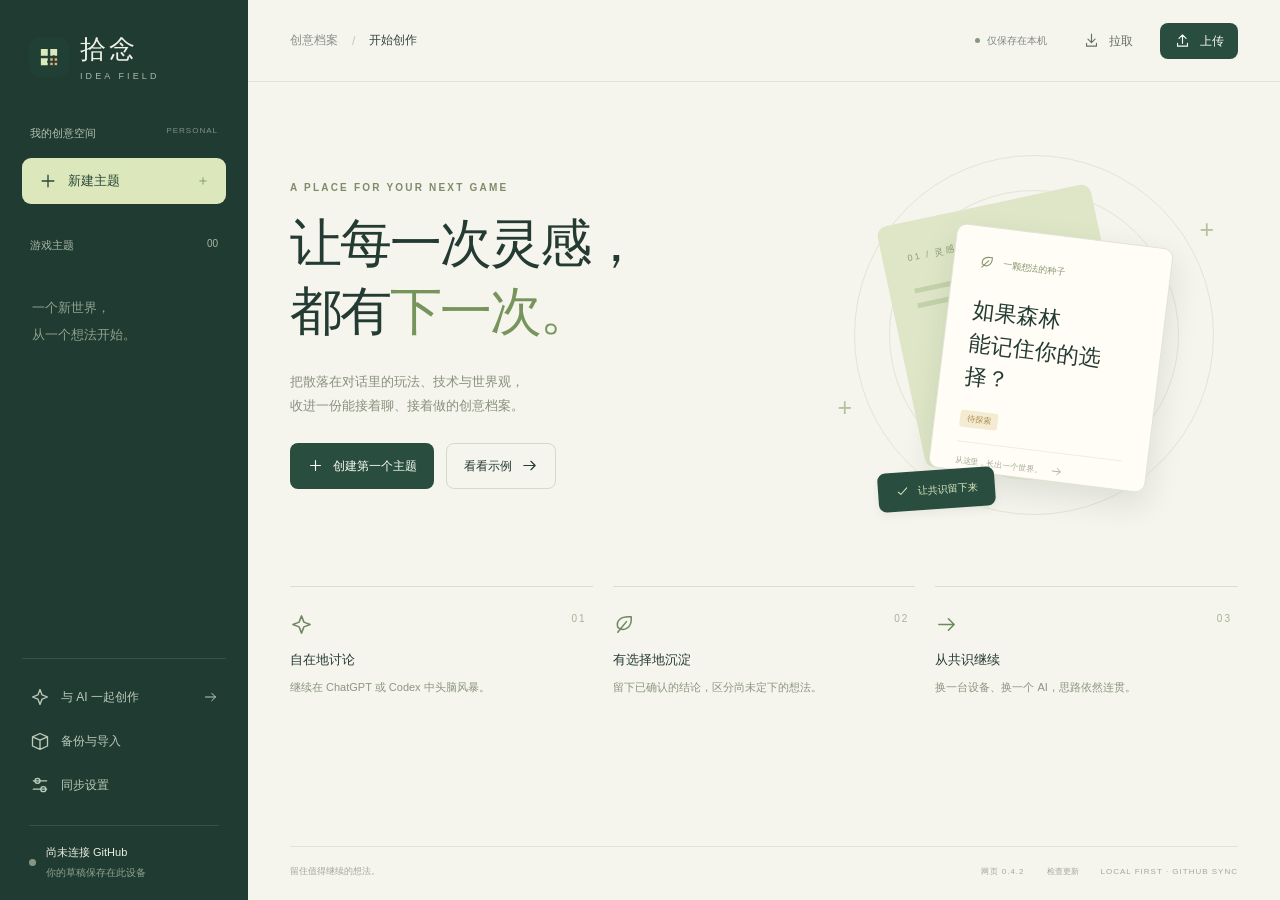
<file: web/index.html>
<!doctype html>
<html lang="zh-CN">
<head>
  <meta charset="UTF-8">
  <meta name="viewport" content="width=device-width, initial-scale=1, viewport-fit=cover">
  <meta name="theme-color" content="#203f35">
  <meta name="description" content="拾念 — 把游戏灵感，变成可以继续的创作。个人游戏创意档案，使用 GitHub 同步。">
  <meta http-equiv="Content-Security-Policy" content="default-src 'self'; script-src 'self'; style-src 'self'; img-src 'self' data: blob:; connect-src 'self' https://api.github.com; object-src 'none'; base-uri 'self'; form-action 'self'; frame-src 'none'">
  <title>拾念 · 游戏创意档案</title>
  <link rel="icon" href="./icons/icon.svg" type="image/svg+xml">
  <link rel="apple-touch-icon" href="./icons/apple-touch-icon.png">
  <link rel="manifest" href="./manifest.webmanifest">
  <link rel="stylesheet" href="./styles.css">
  <script type="module" src="./src/app.js"></script>
</head>
<body>
  <div id="app"><p class="boot">拾念 · 正在打开你的创意档案…</p></div>
  <dialog id="dialog"></dialog>
  <div id="toast" role="status" aria-live="polite"></div>
  <noscript>拾念需要启用 JavaScript。你的资料只会在授权后同步至指定的 GitHub 仓库。</noscript>
</body>
</html>
</file>
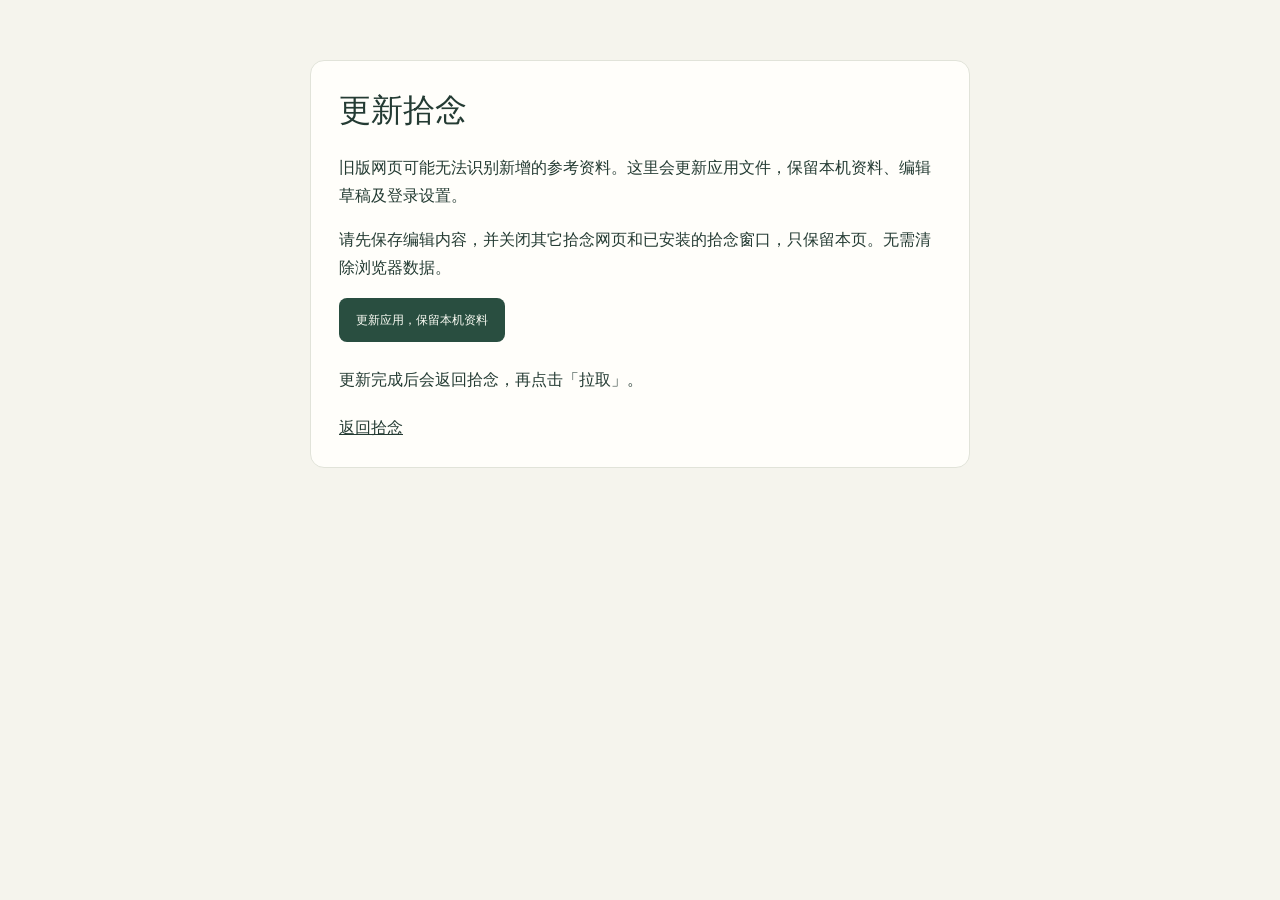
<file: web/update.html>
<!doctype html>
<html lang="zh-CN">
<head>
  <meta charset="UTF-8">
  <meta name="viewport" content="width=device-width, initial-scale=1">
  <meta name="theme-color" content="#203f35">
  <meta http-equiv="Content-Security-Policy" content="default-src 'self'; script-src 'self'; style-src 'self'; img-src 'self'; connect-src 'self'; object-src 'none'; base-uri 'self'; form-action 'self'; frame-src 'none'">
  <title>更新拾念 · 保留本机资料</title>
  <link rel="stylesheet" href="./styles.css">
  <script type="module" src="./src/update.js?recovery=0.4.2"></script>
</head>
<body>
  <main class="update-page">
    <h1>更新拾念</h1>
    <p>旧版网页可能无法识别新增的参考资料。这里会更新应用文件，保留本机资料、编辑草稿及登录设置。</p>
    <p>请先保存编辑内容，并关闭其它拾念网页和已安装的拾念窗口，只保留本页。无需清除浏览器数据。</p>
    <button id="update-app" class="button primary">更新应用，保留本机资料</button>
    <p id="update-status" class="update-status" role="status" aria-live="polite">更新完成后会返回拾念，再点击「拉取」。</p>
    <a href="./">返回拾念</a>
  </main>
</body>
</html>
</file>
<file: web/styles.css>
@import url('./fonts.css');

:root{--bg:#f5f4ed;--paper:#fffefa;--ink:#243b33;--muted:#7f877e;--line:#e1e3d9;--green:#294e40;--lime:#dae6b6;--amber:#b77d35;--radius:14px;font-family:Inter,-apple-system,BlinkMacSystemFont,"Segoe UI","PingFang SC","Microsoft YaHei",sans-serif;color:var(--ink);background:var(--bg);font-synthesis:none}
*{box-sizing:border-box}body{margin:0}button,input,textarea,select{font:inherit}button,a,input,textarea,select{-webkit-tap-highlight-color:transparent}button{cursor:pointer}button:disabled{cursor:wait;opacity:.55}button{color:inherit}button:focus-visible,a:focus-visible{outline:3px solid #b3ca8d;outline-offset:4px}input:focus,textarea:focus,select:focus{outline:2px solid #749772;outline-offset:1px}a{color:inherit}button svg{flex-shrink:0}.icon{width:20px;height:20px;vertical-align:middle;flex-shrink:0}button{border:0;background:none}p{line-height:1.75}h1,h2,h3,p{margin-top:0}button,a,input,textarea,select{touch-action:manipulation}::selection{background:#dbe6bf}.boot{padding:64px}.shell{display:grid;grid-template-columns:248px minmax(0,1fr);min-height:100dvh}.sidebar{position:sticky;top:0;height:100dvh;display:flex;flex-direction:column;background:#203b32;color:#edf0e6;padding:32px 22px 20px;z-index:20}.brand{display:flex;align-items:center;gap:11px;text-decoration:none;padding:0 7px;margin-bottom:45px;font-size:26px;font-weight:650;letter-spacing:3px}.brand img{width:40px;height:40px}.brand span{display:block;color:#aabaaa;letter-spacing:3.1px;font-size:9px;margin-top:4px;font-weight:400}.workspace-label{font-size:11px;color:#b2c0b2;margin:0 8px 17px;display:flex;justify-content:space-between;gap:8px}.workspace-label span{font-size:8px;letter-spacing:1px;opacity:.65}.new-topic{display:flex;align-items:center;gap:10px;padding:13px 16px;background:#dce8bc;color:#294638;border-radius:9px;font-size:13px;font-weight:600}.new-topic:hover{background:#ecf4d8}.new-topic kbd{margin-left:auto;font-size:14px;color:#839472}.nav-heading{display:flex;justify-content:space-between;color:#a6b6a6;font-size:11px;margin:34px 8px 13px}.nav-heading span{font-size:10px}.topic-nav{overflow:auto;flex:1;min-height:70px}.topic-link{width:100%;text-align:left;display:flex;align-items:center;gap:10px;padding:13px 10px;margin:3px 0;border-radius:9px;color:#beccbd;font-size:13px}.topic-link:hover{background:#2b473d}.topic-link.active{background:#385448;color:#fff}.topic-monogram{border:1px solid #64745f;color:#ccdabb;background:#425b46;width:31px;height:34px;display:grid;place-items:center;border-radius:7px;font-family:serif;font-size:15px;flex-shrink:0}.topic-nav-text{overflow:hidden;white-space:nowrap;text-overflow:ellipsis}.topic-nav-text small{display:block;font-size:10px;color:#a4b49e;margin-top:6px}.nav-dot{background:#dce8bc;width:5px;height:5px;border-radius:50%;margin-left:auto;flex-shrink:0}.nav-empty{color:#8fa28e;font-size:13px;margin:28px 10px;line-height:2.1}.sidebar-bottom{margin-top:24px;padding-top:16px;border-top:1px solid #3a5144}.sidebar-bottom>button{display:flex;align-items:center;width:100%;gap:11px;color:#bdcbbb;font-size:12px;padding:12px 8px;text-align:left;border-radius:7px}.sidebar-bottom>button:hover{background:#2a473a;color:#fff}.sidebar-bottom>button>.icon:last-child:not(:first-child){width:15px;margin-left:auto}.connection{display:flex;align-items:center;gap:10px;margin:18px 7px 0;padding-top:19px;border-top:1px solid #3a5144;font-size:11px;min-width:0}.connection>div{overflow:hidden;text-overflow:ellipsis;white-space:nowrap}.connection small{display:block;color:#8fa38d;font-size:10px;margin-top:6px}.connection-dot{height:7px;width:7px;flex-shrink:0;border-radius:50%;background:#879683}.connection-dot.connected{background:#ccdf9b}.main{min-width:0;display:flex;flex-direction:column}.topbar{height:82px;border-bottom:1px solid var(--line);padding:0 42px;display:flex;align-items:center;justify-content:space-between;gap:20px}.breadcrumb{display:flex;align-items:center;gap:14px;font-size:12px;min-width:0;color:#8a9087}.breadcrumb strong{font-weight:500;color:#33483b;overflow:hidden;text-overflow:ellipsis;white-space:nowrap}.slash{color:#c4c7ba}.top-actions{display:flex;align-items:center;gap:10px;flex-shrink:0}.sync-state{display:flex;align-items:center;gap:7px;font-size:10px;color:var(--muted);margin-right:9px;white-space:nowrap}.status-dot{width:5px;height:5px;background:#889780;border-radius:100%}.status-dot.dirty{background:#c39047}.button{display:inline-flex;justify-content:center;align-items:center;gap:9px;border-radius:8px;padding:12px 17px;font-size:12px;line-height:20px;white-space:nowrap;text-decoration:none;font-weight:500;transition:background .15s,transform .15s;min-height:42px}.button:hover{transform:translateY(-1px)}.button.primary{background:var(--green);color:#fbfcf4}.button.primary:hover{background:#3e614c}.button.outline{border:1px solid #d4d9c9;background:transparent}.button.outline:hover{background:#e9edde}.button.subtle{background:transparent;color:#667260}.button.subtle:hover{background:#e8eddf}.button.small{padding:8px 14px;min-height:36px}.button .icon{width:17px;height:17px}.icon-button{padding:8px;border-radius:7px;color:#86917e;display:inline-grid;place-items:center}.icon-button:hover{background:#e8eddf;color:#344d3c}.text-button{font-size:12px;display:inline-flex;align-items:center;gap:7px;padding:8px 0;text-decoration:none;color:#62785b}.text-button .icon{width:15px;height:15px}.danger{color:#a37362}.danger:hover{color:#a44332}.content{padding:44px 42px 38px;flex:1;width:100%;max-width:1520px;margin:0 auto}.eyebrow{font-size:10px;letter-spacing:2.2px;color:#7e8c6a;margin-bottom:16px;font-weight:600}.topic-heading{display:flex;justify-content:space-between;align-items:center;gap:30px;margin-bottom:30px}.title-row{display:flex;align-items:center;gap:13px}.title-row h1{font-weight:600;font-size:33px;line-height:1.35;letter-spacing:-.8px;margin-bottom:10px;overflow-wrap:anywhere}.title-row .icon-button{margin-top:-6px}.topic-description{font-size:13px;color:#7c8676;max-width:640px;margin-bottom:14px;white-space:pre-wrap}.tags{display:flex;align-items:center;gap:8px;flex-wrap:wrap}.tags>span:not(.topic-date){font-size:10px;padding:5px 9px;border-radius:5px;background:#e9ecdf;color:#6d7f5e}.topic-date{font-size:10px;color:#989f8e;margin-left:4px}.context-button{align-self:flex-end;margin-bottom:4px;flex-shrink:0}.context-button>.icon:last-child{width:15px;margin-left:7px}.stats{display:grid;grid-template-columns:1fr 1fr 1fr 1.05fr;background:#ecefe3;border:1px solid #e0e5d3;border-radius:12px;margin-bottom:34px;padding:23px 0}.stats>div{padding:0 25px;border-right:1px solid #dce2d0}.stats>div:last-child{border:0}.stats>div>span{font-size:11px;color:#7b8870;display:flex;align-items:center;gap:7px;margin-bottom:11px}.stats strong{font-size:30px;font-weight:450;line-height:1;display:flex;align-items:baseline;gap:11px;letter-spacing:-1px}.stats small{font-weight:400;font-size:9px;color:#8a967e;letter-spacing:0;white-space:nowrap}.stat-dot{display:inline-block;width:5px;height:5px;border-radius:100%}.green{background:#70935f}.amber{background:#c59851}.stats .stat-quote{font-family:"Songti SC","Noto Serif CJK SC",serif;font-size:16px;line-height:1.7;position:relative;color:#6b805b;padding-right:52px;display:flex;align-items:center}.stat-quote .icon{position:absolute;right:22px;bottom:4px;width:30px;height:30px;opacity:.5}.tabs-row{display:flex;justify-content:space-between;border-bottom:1px solid var(--line);align-items:center;gap:18px}.tabs{display:flex;gap:26px}.tab{display:flex;align-items:center;gap:8px;padding:0 0 16px;color:#8a9382;font-size:12px;position:relative}.tab .icon{width:16px;height:16px}.tab.active{color:#2e4a39}.tab.active:after{content:"";height:2px;position:absolute;background:#294e40;bottom:-1px;left:0;right:0;border-radius:2px}.tabs-row>.text-button{margin-bottom:12px;font-size:10px;color:#a0a392}.module-toolbar{display:flex;align-items:center;justify-content:space-between;margin:24px 0 21px;gap:14px}.filter-row{display:flex;gap:5px;flex-shrink:0}.filter{font-size:11px;color:#8a9382;border-radius:6px;padding:8px 11px;white-space:nowrap}.filter.active{background:#e1e7d5;color:#466038}.filter:hover{background:#e8ecdf}.module-tools{display:flex;gap:12px;align-items:center}.search{display:flex;align-items:center;gap:7px;background:#eeefe7;padding:9px 11px;border-radius:7px;border:1px solid #e3e6da}.search .icon{width:15px;height:15px;color:#96a08d}.search input{border:0;background:none;font-size:11px;min-width:0;width:130px;color:var(--ink);outline:0}.search:focus-within{outline:2px solid #92ab76}.search input::placeholder{color:#9aa390}.module-tools>.button{padding:8px 13px;min-height:36px;font-size:11px}.module-grid{display:grid;grid-template-columns:repeat(3,minmax(0,1fr));gap:18px}.module-card{background:var(--paper);border:1px solid #e3e6db;border-radius:12px;padding:21px 21px 14px;min-height:264px;display:flex;flex-direction:column;transition:box-shadow .2s,transform .2s}.module-card:hover{transform:translateY(-2px);box-shadow:0 7px 22px #33482b09;border-color:#c6d2ba}.card-meta{display:flex;align-items:center;justify-content:space-between;gap:8px;margin-bottom:20px}.module-kind{display:flex;align-items:center;gap:7px;font-size:10px;color:#8d9980}.module-kind .icon{height:14px;width:14px}.badge{display:inline-flex;align-items:center;gap:5px;font-size:9px;border-radius:5px;padding:5px 7px;white-space:nowrap}.badge>span{width:4px;height:4px;border-radius:50%;background:currentColor}.badge.confirmed{background:#edf2e5;color:#75905e}.badge.exploring{background:#f8efd8;color:#b18c43}.badge.rejected{background:#eee9e5;color:#9c8a7e}.card-title{text-align:left;padding:0;display:block;width:100%}.card-title h2{font-weight:550;font-size:16px;margin:0 0 12px;line-height:1.5;overflow-wrap:anywhere}.card-title:hover{color:#738849}.card-excerpt{color:#8b9382;font-size:11px;line-height:1.9;margin-bottom:16px;display:-webkit-box;-webkit-line-clamp:3;-webkit-box-orient:vertical;overflow:hidden;white-space:pre-line;overflow-wrap:anywhere}.card-reason{font-size:10px;color:#8c947f;background:#f3f5eb;padding:9px 10px;border-radius:6px;margin-bottom:12px;line-height:1.8;overflow-wrap:anywhere}.card-reason>span{color:#8e9e7c;display:block;font-size:9px;margin-bottom:1px}.card-bottom{display:flex;align-items:center;justify-content:space-between;margin-top:auto;padding-top:10px;border-top:1px solid #eff0e9;color:#a6ad9a;font-size:9px}.card-bottom .icon-button{padding:5px}.card-bottom .icon{height:14px;width:14px}.add-card{border:1px dashed #cad4bc;border-radius:12px;min-height:264px;display:flex;flex-direction:column;align-items:center;justify-content:center;gap:12px;padding:24px;color:#8b9c78;background:transparent}.add-card:hover{background:#eef1e5;border-color:#80966a}.add-card>span{border-radius:12px;background:#e8edde;display:grid;place-items:center;width:44px;height:44px;margin-bottom:3px}.add-card strong{font-weight:400;font-size:12px}.add-card small{font-size:9px;color:#a2ad94}.empty-filter{padding:55px 15px;text-align:center;color:#98a18c;font-size:13px}.footer{border-top:1px solid var(--line);display:flex;align-items:center;justify-content:space-between;margin:0 42px;padding:18px 0 22px;gap:10px;font-size:9px;color:#a2aa96}.footer>span:last-child{letter-spacing:1px;font-size:8px}.welcome{position:relative;min-height:425px;padding:34px 0 40px;display:flex;flex-direction:column;justify-content:center}.welcome h1{font-size:clamp(36px,4.1vw,60px);font-weight:550;letter-spacing:-2px;line-height:1.3;margin-bottom:24px;position:relative;z-index:1}.welcome h1>span{color:#77945c}.welcome-copy{font-size:13px;color:#88907d;line-height:1.9;position:relative;z-index:1}.welcome-actions{display:flex;gap:12px;margin-top:11px;position:relative;z-index:1}.welcome-art{position:absolute;right:0;top:4px;width:43%;height:410px;pointer-events:none}.orbit{position:absolute;border:1px solid #e2e5d6;border-radius:50%;left:50%;top:50%;transform:translate(-50%,-50%)}.orbit-one{width:360px;height:360px}.orbit-two{width:290px;height:290px}.idea-slip{position:absolute;width:218px;height:246px;border-radius:10px}.idea-slip.back{background:#dee6c7;transform:rotate(-12deg);left:calc(50% - 135px);top:73px;padding:25px;color:#8b9c70}.idea-slip.back>span{font-size:9px;letter-spacing:2px}.sketch-line{height:5px;background:#c4d2ab;margin-top:24px;width:125px}.sketch-line.short{width:80px;margin-top:10px}.idea-slip.front{left:calc(50% - 92px);top:105px;background:#fffdf5;transform:rotate(7deg);box-shadow:2px 12px 30px #3b4e2520;border:1px solid #e0e4d6;padding:25px}.slip-top{font-size:9px;color:#899672;display:flex;gap:8px;align-items:center;margin-bottom:22px}.slip-top .icon{width:16px}.idea-slip h3{font-family:"Songti SC",serif;font-size:22px;font-weight:500;line-height:1.5;margin-bottom:15px}.slip-pill{font-size:8px;background:#f4ebd3;color:#ac8c4c;padding:4px 7px;border-radius:3px}.slip-bottom{font-size:8px;color:#a3aa95;border-top:1px solid #edefe4;margin-top:16px;padding-top:12px;display:flex;align-items:center;gap:8px}.slip-bottom .icon{width:12px;height:12px}.floating-note{position:absolute;bottom:31px;left:calc(50% - 156px);padding:12px 17px;background:#294e40;color:#dce8bc;box-shadow:0 4px 9px #294e4010;border-radius:8px;font-size:10px;transform:rotate(-4deg);display:flex;align-items:center;gap:8px}.floating-note .icon{width:15px;height:15px}.art-cross{position:absolute;color:#b5c29f;font-size:25px;font-weight:200}.cross-one{right:24px;top:85px}.cross-two{left:7px;bottom:118px}.start-grid{display:grid;grid-template-columns:repeat(3,minmax(0,1fr));gap:20px;margin:35px 0 16px}.start-grid article{border-top:1px solid #d8dfca;padding:26px 0 0;position:relative}.start-grid .step{position:absolute;right:6px;top:26px;font-size:10px;color:#a6b395}.start-grid article>.icon{color:#6d8960;width:23px;height:23px;margin-bottom:15px}.start-grid h3{font-size:13px;font-weight:500;margin-bottom:9px}.start-grid p{font-size:11px;color:#8c9680;max-width:230px}.step{font-size:10px;letter-spacing:2px;color:#889c70}.overview-layout{display:grid;grid-template-columns:minmax(0,1fr) 250px;gap:24px;margin-top:25px}.paper{padding:32px;background:#fffefa;border:1px solid var(--line);border-radius:10px}.paper-label{font-size:9px;letter-spacing:2px;color:#9eaa8f;margin-bottom:20px}.paper h2{font-size:23px;font-weight:550}.paper>p{font-size:13px;color:#8a9481;white-space:pre-wrap}.paper h3{font-size:12px;margin-top:28px;margin-bottom:8px;color:#71845d}.overview-item{display:flex;align-items:center;gap:12px;width:100%;text-align:left;padding:14px 0;border-bottom:1px solid #eef0e5;font-size:13px}.overview-item>.icon{color:#8b9f70;width:16px;height:16px}.overview-item>.icon:last-child{margin-left:auto}.overview-item small{display:block;margin-top:5px;font-size:9px;color:#99a28d}.context-note{padding:28px 24px;background:#e9eddf;border-radius:10px;align-self:start}.context-note>.icon{color:#799461;width:30px;height:30px;margin-bottom:22px}.context-note h3{font-size:18px;line-height:1.7;font-weight:500}.context-note p{font-size:12px;color:#849476}.context-note .button{margin-top:12px;width:100%}.muted{font-size:12px;color:#97a08c;line-height:1.8}.activity-list{margin-top:25px;max-width:800px}.activity-item{display:flex;gap:15px;align-items:center;padding:20px 4px;border-bottom:1px solid #e6e9dc;font-size:13px}.activity-item>.icon{width:17px;color:#9ba98d}.activity-item small{display:block;font-size:10px;color:#9ba68d;margin-top:7px}.activity-list>a{margin-top:24px}.mobile-menu{display:none}.nav-scrim{display:none}.offline-bar,.persistent-error{padding:12px 42px;background:#f0e6ca;color:#90733d;font-size:12px;line-height:1.7}.persistent-error{background:#f3e3d8;color:#946145}.persistent-error button{text-decoration:underline}.fatal{max-width:650px;margin:15vh auto;padding:30px}.fatal h1{font-size:26px}.fatal p{color:#859075;font-size:13px}.fatal .button{margin-top:20px}
dialog{background:#fffefa;color:var(--ink);border:1px solid #dee3d3;border-radius:17px;padding:0;width:min(560px,calc(100vw - 32px));max-height:calc(100dvh - 60px);box-shadow:0 30px 100px #152c3030;overflow:auto}dialog.wide{width:min(800px,calc(100vw - 32px))}dialog::backdrop{background:#1b332b65;backdrop-filter:blur(4px)}.dialog-head{display:flex;justify-content:space-between;align-items:flex-start;padding:25px 28px 19px;border-bottom:1px solid #e8ebdf;gap:20px;background:#fffefa;position:sticky;top:0;z-index:3}.dialog-head h2{font-size:21px;font-weight:550;margin-bottom:7px;line-height:1.4;overflow-wrap:anywhere}.dialog-head p{font-size:11px;color:#8c977f;margin:0;line-height:1.7}.dialog-head .icon-button{margin:-2px -5px 0 0;flex-shrink:0}.dialog-body{padding:24px 28px 27px}.field{font-size:12px;display:flex;flex-direction:column;gap:9px;margin-bottom:20px;color:#536a46;position:relative}.field>.optional{position:absolute;right:0;top:0;font-size:10px;color:#a0aa94}.field input,.field textarea,.field select{width:100%;border:1px solid #dfe4d4;border-radius:7px;padding:12px;color:#30422f;background:#fbfcf6;font-size:13px;line-height:1.5;min-width:0}.field input::placeholder,.field textarea::placeholder{color:#a6ae9a}.field textarea{resize:vertical}.field-pair{display:grid;grid-template-columns:1fr 1fr;gap:16px}.dialog-actions{display:flex;align-items:center;justify-content:flex-end;gap:10px;border-top:1px solid #e7eadf;padding-top:19px;margin-top:22px;flex-wrap:wrap}.dialog-actions.spread{justify-content:space-between}.dialog-actions .button{font-size:12px}.check-field{display:flex;align-items:flex-start;gap:9px;font-size:12px;margin:16px 0;line-height:1.7;color:#617750}.check-field input{margin-top:4px;accent-color:#47673d;flex-shrink:0;width:15px;height:15px}.helper{font-size:11px;color:#9ba68d;line-height:1.8;margin:12px 0 20px}.notice{background:#eef2e5;border:1px solid #e0e7d3;padding:14px 16px;font-size:11px;line-height:1.9;color:#788d61;border-radius:8px;margin:0 0 22px;overflow-wrap:anywhere}.notice a{display:block;margin-top:6px}.notice .text-button{display:block;font-size:10px}.form-error{color:#a35740;font-size:12px;line-height:1.7;min-height:0}.form-error:not(:empty){padding:12px;border:1px solid #edcfbd;background:#fbf0e8;border-radius:6px;margin:12px 0}.draft-state{font-size:10px;color:#98a389}.body-editor{font-family:ui-monospace,SFMono-Regular,Consolas,"PingFang SC",monospace!important;line-height:1.85!important;font-size:12px!important}.context-output{width:100%;border:1px solid #dee5d1;border-radius:8px;background:#f6f8ef;padding:18px;color:#5f7250;font:12px/1.8 ui-monospace,SFMono-Regular,monospace;resize:vertical}.module-detail>.badge{margin-bottom:12px}.markdown{font-size:14px;line-height:1.85;overflow-wrap:anywhere;color:#53634a;margin:20px 0 24px}.markdown h2{font-size:21px;margin:24px 0 14px}.markdown h3{font-size:17px;margin:20px 0 12px}.markdown h4{font-size:15px;margin:15px 0 10px}.markdown p{margin:7px 0}.markdown code{background:#edf0e5;padding:2px 4px;border-radius:3px;font-size:12px}.markdown pre{white-space:pre-wrap;background:#edf0e5;padding:16px;border-radius:7px;overflow:auto}.markdown pre code{padding:0}.markdown blockquote{margin:10px 0;border-left:3px solid #b5c69c;padding-left:15px;color:#879975}.md-bullet{padding-left:18px;position:relative}.md-bullet:before{content:'•';position:absolute;left:2px;color:#9cad87}.md-space{height:8px}.reason-panel{background:#eff3e7;padding:16px 18px;border-radius:8px;font-size:12px;color:#80936b}.reason-panel strong{font-weight:500;font-size:10px}.reason-panel p{margin:7px 0 0;white-space:pre-wrap}.source-line{font-size:11px;color:#99a58c;white-space:pre-wrap;overflow-wrap:anywhere}.conflict{border:1px solid #dbe1ce;padding:18px;margin:0 0 20px;border-radius:9px;min-width:0}.conflict legend{font-size:13px;padding:0 8px}.conflict-options{display:grid;grid-template-columns:1fr 1fr;gap:15px}.conflict-options>label{display:block;background:#f2f5ea;border-radius:6px;padding:15px;min-width:0}.conflict-options strong{font-size:12px;font-weight:500;margin-left:5px}.conflict-options small{display:block;margin-top:10px;color:#96a284;font-size:10px}.conflict-options input{accent-color:#527b42}.conflict details{margin-top:10px;font-size:10px;color:#7d9067}.conflict pre{max-height:230px;overflow:auto;white-space:pre-wrap;overflow-wrap:anywhere;font-size:10px;line-height:1.8}.backup-actions>.button{margin-bottom:25px}.backup-actions .field{margin-bottom:10px}.guide article{margin-bottom:27px}.guide h3{font-size:17px;font-weight:500;margin:10px 0}.guide p{font-size:12px;color:#8a9780;margin-bottom:13px}.guide blockquote{font-size:12px;padding:13px 16px;background:#f0f3e7;border-left:2px solid #b1c393;margin:0;color:#768e61;line-height:1.8}#toast{position:fixed;bottom:26px;left:50%;transform:translate(-50%,18px);background:#284638;color:#f1f4e8;border-radius:9px;padding:13px 22px;box-shadow:0 8px 35px #17261925;font-size:12px;line-height:1.7;max-width:calc(100vw - 32px);width:max-content;z-index:100;opacity:0;pointer-events:none;transition:opacity .2s,transform .2s}#toast.show{opacity:1;transform:translate(-50%,0)}#toast.error{background:#915f47}
@media(min-width:1550px){.content{padding-top:55px}.module-card{min-height:300px}.card-title h2{font-size:18px}.card-excerpt{font-size:12px}.welcome{min-height:490px}.welcome-art{top:45px}.start-grid{margin-top:50px}.sidebar{padding-top:37px}}
@media(max-width:1250px){.shell{grid-template-columns:218px minmax(0,1fr)}.sidebar{padding-left:16px;padding-right:16px}.content{padding:35px 28px}.topbar{padding:0 28px}.footer{margin:0 28px}.module-grid{grid-template-columns:repeat(2,minmax(0,1fr))}.stats>div{padding:0 20px}.stats small{display:none}.stat-quote .icon{display:none}.stats .stat-quote{padding-right:15px;font-size:14px}.welcome h1{font-size:44px}.welcome-art{width:42%;right:-12px;transform:scale(.88);transform-origin:right center}.welcome-copy{max-width:52%}.module-toolbar{flex-wrap:wrap}.module-tools{margin-left:auto}.tabs{gap:22px}}
@media(max-width:1000px){.shell{grid-template-columns:190px minmax(0,1fr)}.sidebar{padding-left:12px;padding-right:12px}.brand{font-size:24px}.brand span{font-size:8px}.workspace-label span{display:none}.content{padding:30px 24px}.topbar{padding:0 24px;height:72px}.footer{margin:0 24px}.sync-state{display:none}.topic-heading{align-items:flex-start;gap:16px}.title-row h1{font-size:28px}.topic-description{font-size:12px}.context-button{font-size:10px;padding:8px 10px;gap:6px}.context-button>.icon:last-child{display:none}.tags .topic-date{width:100%;margin-top:5px;margin-left:0}.stats{grid-template-columns:repeat(3,1fr);padding:20px 0}.stats>.stat-quote{display:none}.stats>div:nth-child(3){border:0}.stats strong{font-size:27px}.module-tools{width:100%;justify-content:space-between}.search{flex:1}.search input{width:100%}.welcome-art{opacity:.6;right:-30px;transform:scale(.75);top:17px}.welcome h1{font-size:38px;max-width:75%}.welcome{min-height:390px}.welcome-copy{max-width:60%;font-size:12px}.welcome-actions .button{font-size:11px;padding:10px 12px}.start-grid{gap:15px}.overview-layout{grid-template-columns:1fr}.context-note{display:none}.sidebar-bottom>button{font-size:11px;padding:12px 6px;gap:8px}.sidebar-bottom>button>.icon:last-child:not(:first-child){display:none}}
@media(max-width:760px){.shell{display:block}.sidebar{position:fixed;width:260px;left:0;top:0;transform:translateX(-100%);transition:transform .2s;padding:28px 22px 20px}.nav-open .sidebar{transform:translateX(0)}.nav-open .nav-scrim{display:block;position:fixed;inset:0;z-index:19;background:#1b302b65;backdrop-filter:blur(2px)}.mobile-menu{display:inline-grid;margin-left:-8px}.topbar{height:65px;padding:0 20px;gap:10px}.breadcrumb{gap:10px;flex:1;min-width:0}.breadcrumb>span:not(.slash){display:none}.breadcrumb .slash{display:none}.breadcrumb strong{font-size:12px}.top-actions{gap:3px}.top-actions .button{font-size:10px;padding:8px 10px;gap:5px}.top-actions .icon{width:14px;height:14px}.content{padding:29px 20px 30px}.topic-heading{display:block;margin-bottom:24px}.title-row h1{font-size:31px;margin-bottom:12px}.eyebrow{font-size:8px;letter-spacing:1.8px;margin-bottom:12px}.topic-description{font-size:12px}.context-button{margin-top:20px;font-size:11px;padding:8px 13px}.context-button>.icon:last-child{display:block}.tags .topic-date{width:auto;margin-top:0;margin-left:4px}.stats{border-radius:9px;padding:17px 0;margin-bottom:26px}.stats>div{padding:0 15px}.stats>div>span{font-size:10px;margin-bottom:10px}.stats strong{font-size:26px}.tabs{gap:19px}.tab{font-size:11px;padding-bottom:15px;gap:6px}.tab .icon{width:14px;height:14px}.tabs-row>.text-button{font-size:9px;gap:3px}.tabs-row>.text-button .icon{width:12px}.module-toolbar{gap:15px;margin-top:18px}.module-tools{gap:10px}.module-grid{gap:13px}.module-card{padding:17px 16px 12px;min-height:245px}.card-meta{margin-bottom:16px}.module-kind{font-size:9px;gap:5px}.module-kind .icon{width:12px}.badge{font-size:8px;padding:4px 5px}.card-title h2{font-size:15px}.card-excerpt{font-size:11px}.card-reason{font-size:9px}.add-card{min-height:245px;padding:18px 10px}.add-card small{font-size:8px}.footer{margin:0 20px;padding-bottom:max(20px,env(safe-area-inset-bottom));font-size:8px}.footer>span:last-child{font-size:7px;letter-spacing:.5px}.welcome{padding:12px 0 0;min-height:auto}.welcome h1{font-size:44px;max-width:100%;margin-bottom:20px}.welcome-copy{max-width:100%;font-size:13px}.welcome-actions{gap:10px;margin-top:9px}.welcome-actions .button{font-size:12px;padding:11px 16px}.welcome-art{position:relative;width:100%;height:310px;right:auto;top:auto;transform:scale(.86);transform-origin:center center;opacity:1;margin-top:-6px;margin-bottom:-4px}.orbit-one{height:280px;width:280px}.orbit-two{height:220px;width:220px}.idea-slip.back{top:29px}.idea-slip.front{top:48px}.floating-note{bottom:0;left:calc(50% - 159px)}.cross-one{top:55px;right:40px}.cross-two{left:39px;bottom:80px}.start-grid{margin-top:12px;gap:15px}.start-grid article{padding-top:20px}.start-grid article>.icon{width:21px;height:21px;margin-bottom:12px}.start-grid .step{top:21px;font-size:9px}.start-grid h3{font-size:12px;line-height:1.5}.start-grid p{font-size:10px;line-height:1.9}.paper{padding:24px 20px}.offline-bar,.persistent-error{padding:10px 20px}dialog,dialog.wide{width:calc(100vw - 20px);max-height:calc(100dvh - 26px);border-radius:13px}.dialog-head{padding:20px 20px 16px}.dialog-head h2{font-size:19px}.dialog-body{padding:21px 20px 24px}.field input,.field textarea,.field select{font-size:16px}.body-editor{font-size:16px!important}.field{font-size:12px}.context-output{font-size:13px}.conflict-options{grid-template-columns:1fr}.dialog-actions .button{font-size:11px;padding:11px 13px}.form-error{font-size:11px}.workspace-label span{display:block}.sidebar-bottom>button{font-size:12px;padding:12px 8px;gap:11px}.sidebar-bottom>button>.icon:last-child:not(:first-child){display:block}.nav-open .sidebar-bottom{padding-bottom:env(safe-area-inset-bottom)}#toast{bottom:max(22px,env(safe-area-inset-bottom));font-size:11px}}
@media(max-width:440px){.module-grid{grid-template-columns:1fr}.module-card{min-height:230px}.add-card{min-height:170px}.card-title h2{font-size:17px}.card-excerpt{font-size:12px}.module-kind{font-size:10px}.badge{font-size:9px}.card-reason{font-size:11px}.tabs{gap:15px}.tab{font-size:10px;gap:4px}.tab .icon{width:12px}.tabs-row>.text-button{font-size:0}.tabs-row>.text-button .icon{width:16px;height:16px}.stats>div{padding:0 13px}.stats>div>span{font-size:9px}.stats strong{font-size:25px}.welcome h1{font-size:40px}.welcome-copy{font-size:12px}.field-pair{grid-template-columns:1fr;gap:0}.start-grid p{font-size:10px}.start-grid h3{font-size:11px}.footer>span:last-child{max-width:52%;text-align:right}.filter{padding:7px 12px}}
@media(prefers-reduced-motion:reduce){*,*::before,*::after{animation:none!important;transition:none!important;scroll-behavior:auto!important}}

/* Reference images stay local/private; only verified image blobs enter these views. */
.card-image{position:relative;display:block;width:100%;padding:0;margin:0 0 14px;border-radius:8px;overflow:hidden;background:#e9ecdf;text-align:left}
.card-image img{width:100%;height:145px;object-fit:cover;display:block}.card-image span{position:absolute;right:8px;bottom:8px;background:#203b32e8;color:#fffefa;font-size:10px;padding:5px 8px;border-radius:5px}
.attachment-editor{margin:0 0 24px}.attachment-heading{display:flex;justify-content:space-between;gap:12px;margin-bottom:12px;font-size:12px}.attachment-heading span{color:var(--muted);font-size:11px}
.image-drop{border:1px dashed #bacbad;border-radius:10px;padding:20px;background:#f3f6ea;text-align:center}.image-drop.drag-over{background:#e0ebcc;border-color:var(--green);outline:2px solid #789865}.image-drop:focus-visible{outline:2px solid #789865}.image-drop p{font-size:12px;margin:12px 0 6px}.image-drop small{display:block;font-size:11px;line-height:1.8;color:#7a886c;max-width:480px;margin:auto}.image-drop input[hidden]{display:none}
.attachment-grid{display:grid;grid-template-columns:repeat(2,minmax(0,1fr));gap:16px}.attachment-tile{margin:0;padding:12px;background:#f5f7ef;border:1px solid #e0e5d6;border-radius:10px;min-width:0;overflow:hidden}.attachment-preview{padding:0;display:block;width:100%;background:#e8ecdf;border-radius:6px;overflow:hidden}.attachment-preview img{display:block;width:100%;height:170px;object-fit:contain}.attachment-meta{margin:12px 0;font-size:12px}.attachment-meta span{display:block;white-space:nowrap;overflow:hidden;text-overflow:ellipsis}.attachment-meta small,.attachment-tile figcaption small{display:block;color:#859176;font-size:10px;line-height:1.8;margin-top:6px}.attachment-tile .field{margin:14px 0 10px;font-size:11px}.attachment-tile textarea{font-size:12px}.attachment-tile .text-button{font-size:11px}.attachment-tile figcaption{font-size:12px;padding:12px 0 0;overflow-wrap:anywhere}.attachment-tile figcaption strong{font-weight:500}.attachment-tile figcaption p{white-space:pre-wrap;margin:8px 0;font-size:12px;color:#66795a}.attachment-section{margin:24px 0}.attachment-section h3{font-size:14px}.attachment-section h3 small{font-size:11px;color:#8b977e;font-weight:400;margin-left:8px}
dialog.image-viewer{width:min(1100px,calc(100vw - 20px));max-height:calc(100dvh - 24px)}.image-stage{overflow:auto;max-height:65dvh;padding:16px;background:#e7eadf;text-align:center}.image-stage img{display:block;margin:auto;max-width:100%;max-height:60dvh;object-fit:contain}.image-stage.actual-size{text-align:left}.image-stage.actual-size img{max-width:none;max-height:none;margin:0}.image-caption{padding:16px 24px 0;margin:0;white-space:pre-wrap;font-size:13px;overflow-wrap:anywhere}.image-viewer-actions{display:flex;justify-content:flex-end;gap:10px;flex-wrap:wrap;padding:18px 24px}
@media(max-width:540px){.attachment-grid{grid-template-columns:1fr}.attachment-preview img{height:200px}.attachment-tile textarea{font-size:16px}.image-drop{padding:16px}.image-viewer-actions{padding:16px}.image-viewer-actions .button{font-size:12px}.card-image img{height:180px}}

.sr-only{position:absolute;width:1px;height:1px;padding:0;margin:-1px;overflow:hidden;clip-path:inset(50%);white-space:nowrap;border:0}
.body-composer{margin-bottom:22px;border-radius:9px}.body-composer.drag-over{outline:2px solid #789865;outline-offset:6px;background:#eef4e3}.body-toolbar{display:flex;align-items:center;justify-content:space-between;gap:12px;font-size:12px;color:#536a46}.body-toolbar .button{font-size:11px;padding:8px 12px;min-height:36px}.body-toolbar input[hidden]{display:none}.body-composer>.helper{margin:10px 0 12px}.body-composer>.field{margin-bottom:10px}.body-preview-wrap{border:1px solid #dfe4d4;background:#fffefa;border-radius:8px;overflow:hidden}.body-preview-wrap>summary,.image-library>summary{cursor:pointer;font-size:12px;color:#607950;padding:12px 14px;background:#f3f6ec}.body-preview{padding:4px 18px 16px;margin:0;max-height:520px;overflow:auto;min-height:75px}.image-library{margin:0 0 24px;border:1px solid #e1e7d7;border-radius:8px;overflow:hidden}.image-library>summary span{font-size:10px;color:#87977b;margin-left:8px}.image-library>.helper{margin:14px 16px}.image-library>.attachment-grid{padding:0 14px 14px}.image-library-actions{display:flex;flex-wrap:wrap;align-items:center;gap:10px}.image-library-actions .button{font-size:11px;padding:8px 10px}
.markdown .md-image{display:block;margin:16px 0;max-width:100%}.md-image-button{display:block;width:100%;padding:0;border:1px solid #dce4d2;border-radius:8px;overflow:hidden;background:#f1f4e9;cursor:zoom-in}.md-image-button img{display:block;max-width:100%;width:auto;max-height:680px;height:auto;object-fit:contain;margin:auto}.md-image-caption{display:block;font-size:11px;line-height:1.7;color:#8b987e;margin-top:7px;overflow-wrap:anywhere}.body-preview .md-image-button img{max-height:360px}
@media(max-width:540px){.body-preview{padding:4px 12px 12px;max-height:430px}.body-toolbar .button{font-size:12px}.image-library>.attachment-grid{padding:0 10px 10px}.md-image-button img{max-height:65dvh}}

/* The editing surface keeps text and atomic image widgets in one document. */
.body-toolbar-actions{display:flex;align-items:center;gap:14px;flex-wrap:wrap;justify-content:flex-end}
.visual-body-editor,.body-source{width:100%;min-height:300px;border:1px solid #d6decb;border-radius:9px;background:var(--paper);padding:18px;color:var(--ink);font-family:inherit;font-size:15px;line-height:1.85;white-space:pre-wrap;overflow-wrap:anywhere;outline:none}
.visual-body-editor:focus,.body-source:focus{outline:2px solid #749772;outline-offset:1px}
.visual-body-editor:has(>[data-editor-tail]:only-child)::before{content:attr(data-placeholder);color:#94a08b;pointer-events:none}
.visual-body-editor[hidden],.body-source[hidden]{display:none}
.editor-image{display:block;white-space:normal;border:1px solid #dce4d2;border-radius:9px;overflow:hidden;background:#f1f4e9;margin:6px 0;user-select:all}
.editor-image>img{display:block;width:auto;max-width:100%;height:auto;max-height:480px;object-fit:contain;margin:auto}
.editor-image-actions{display:flex;align-items:center;justify-content:flex-end;gap:4px;padding:6px 8px;border-top:1px solid #e0e6d7;user-select:none;flex-wrap:wrap}
.editor-image-actions button{font-size:11px;padding:8px 10px;border-radius:5px;color:#607950;min-height:34px}
.editor-image-actions button:hover{background:#e2ebd5}
@media(max-width:540px){.visual-body-editor,.body-source{padding:12px;font-size:16px;min-height:260px}.body-toolbar-actions{gap:10px}.body-toolbar-actions .text-button{font-size:11px}.editor-image>img{max-height:55dvh}.editor-image-actions button{min-height:40px}}

/* Reference library */
.update-page{max-width:660px;margin:60px auto;padding:28px;background:var(--paper);border:1px solid var(--line);border-radius:14px}.update-status{margin:24px 0;overflow-wrap:anywhere}.update-banner{display:flex;align-items:center;justify-content:space-between;gap:16px;padding:14px 32px;background:#e8efdb;color:#294e40;font-size:13px}.footer-actions{display:flex;align-items:center;gap:16px;flex-wrap:wrap}.persistent-error{overflow-wrap:anywhere}@media(max-width:700px){.update-page{margin:24px 16px;padding:20px}.update-banner{padding:14px 20px;flex-wrap:wrap}}
.reference-file { display:flex; gap:16px; justify-content:space-between; align-items:start; border-bottom:1px solid var(--border, #ddd); padding:16px 0; }
.reference-file > div { min-width:0; }
.reference-file > div:first-child { flex:1; }
.reference-file small, .reference-file code { display:block; overflow-wrap:anywhere; margin-top:6px; }
.reference-file > div:last-child { display:flex; flex-wrap:wrap; gap:8px; }
.reference-note, .reference-preview { white-space:pre-wrap; overflow-wrap:anywhere; }
.reference-preview { max-height:65vh; overflow:auto; padding:18px; background:#f5f4ed; font-size:13px; }
.reference-modules { max-height:220px; overflow:auto; border:1px solid #ddd; border-radius:10px; margin:16px 0; }
.reference-card .card-meta { flex-wrap:wrap; gap:8px; }
@media (max-width:700px) { .reference-file { flex-direction:column; } .tabs { overflow-x:auto; max-width:100%; } .tab { flex-shrink:0; } }
</file>
